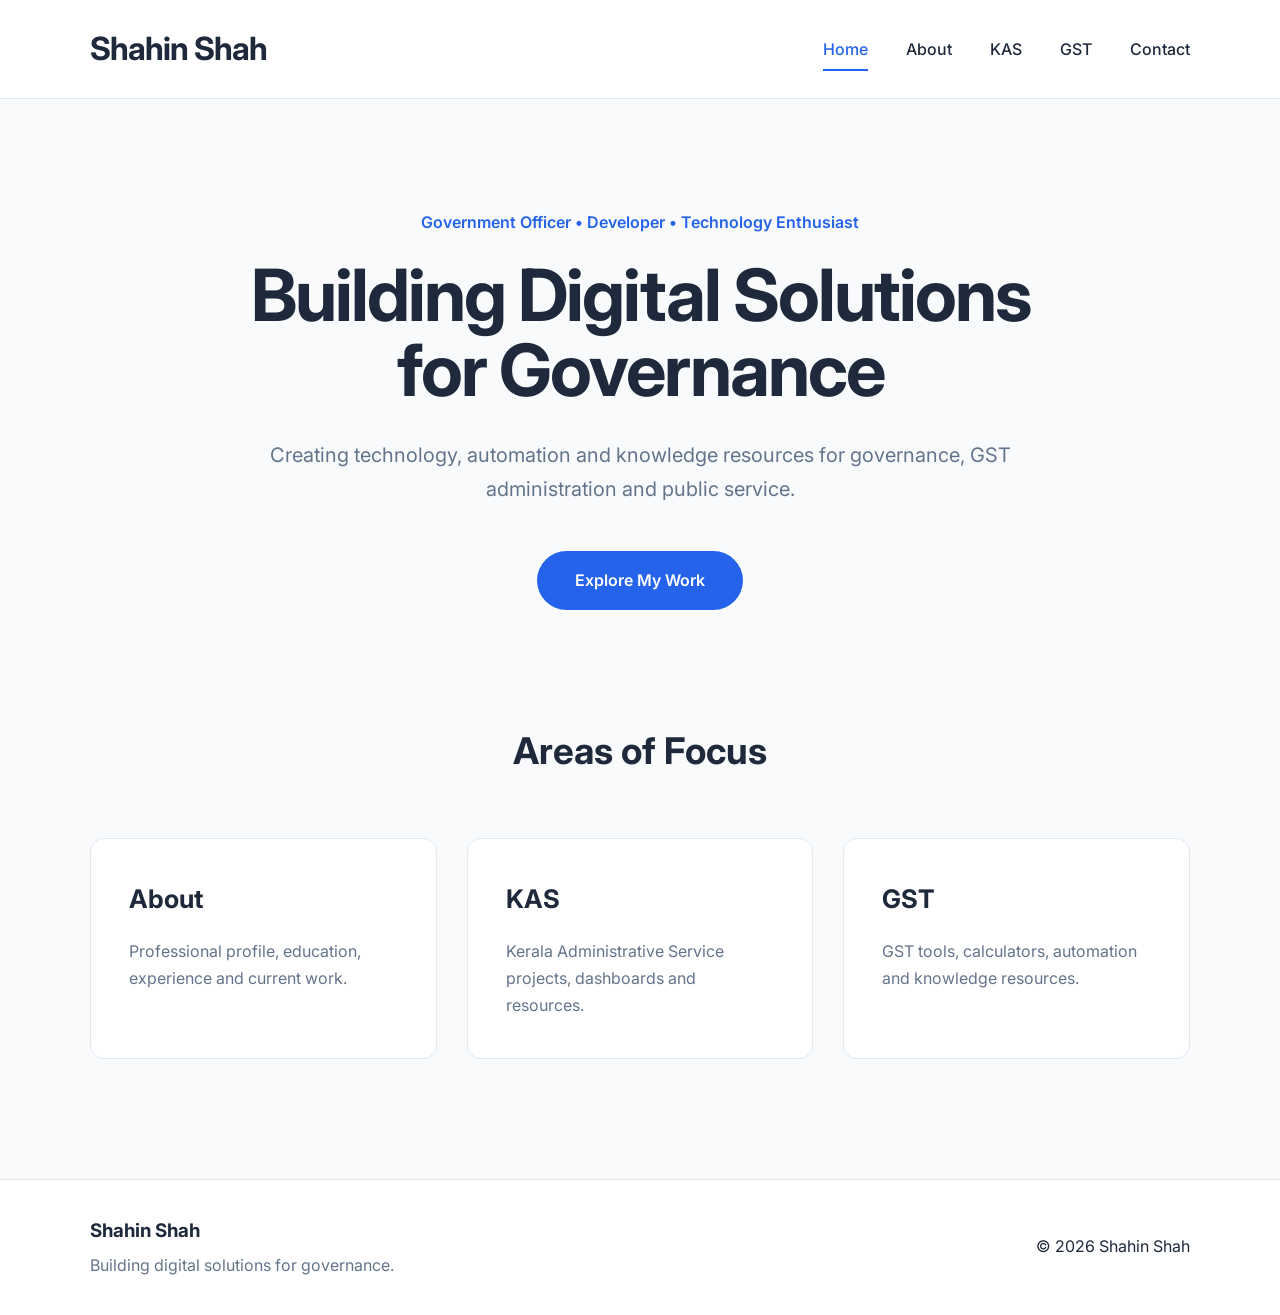
<file: index.html>
<!DOCTYPE html>
<html lang="en">

<head>

    <meta charset="UTF-8">
    <meta name="viewport" content="width=device-width, initial-scale=1.0">

    <title>Shahin Shah</title>

    <meta name="description" content="Official website of Shahin Shah">

    <link rel="preconnect" href="https://fonts.googleapis.com">
    <link rel="preconnect" href="https://fonts.gstatic.com" crossorigin>

    <link href="https://fonts.googleapis.com/css2?family=Inter:wght@300;400;500;600;700;800&display=swap" rel="stylesheet">

    <link rel="stylesheet" href="assets/css/style.css">

</head>

<body>

<header>

    <div class="container">

        <a href="/" class="logo">
            Shahin Shah
        </a>

        <nav>

            <a href="/" class="active">Home</a>
            <a href="about/">About</a>
            <a href="kas/">KAS</a>
            <a href="gst/">GST</a>
            <a href="contact/">Contact</a>

        </nav>

    </div>

</header>


<section class="hero">

    <div class="container">

        <p class="subtitle">
            Government Officer • Developer • Technology Enthusiast
        </p>

        <h1>

            Building Digital Solutions
            <br>
            for Governance

        </h1>

        <p class="description">

            Creating technology, automation and knowledge resources
            for governance, GST administration and public service.

        </p>

        <a href="about/" class="button">

            Explore My Work

        </a>

    </div>

</section>



<section class="features">

    <div class="container">

        <h2>

            Areas of Focus

        </h2>

        <div class="feature-grid">

            <a href="about/" class="feature">

                <h3>About</h3>

                <p>

                    Professional profile, education,
                    experience and current work.

                </p>

            </a>

            <a href="kas/" class="feature">

                <h3>KAS</h3>

                <p>

                    Kerala Administrative Service
                    projects, dashboards and resources.

                </p>

            </a>

            <a href="gst/" class="feature">

                <h3>GST</h3>

                <p>

                    GST tools,
                    calculators,
                    automation and knowledge resources.

                </p>

            </a>

        </div>

    </div>

</section>



<footer>

    <div class="container footer">

        <div>

            <h3>

                Shahin Shah

            </h3>

            <p>

                Building digital solutions for governance.

            </p>

        </div>

        <div>

            © 2026 Shahin Shah

        </div>

    </div>

</footer>

<script src="assets/js/main.js"></script>

</body>

</html>
</file>
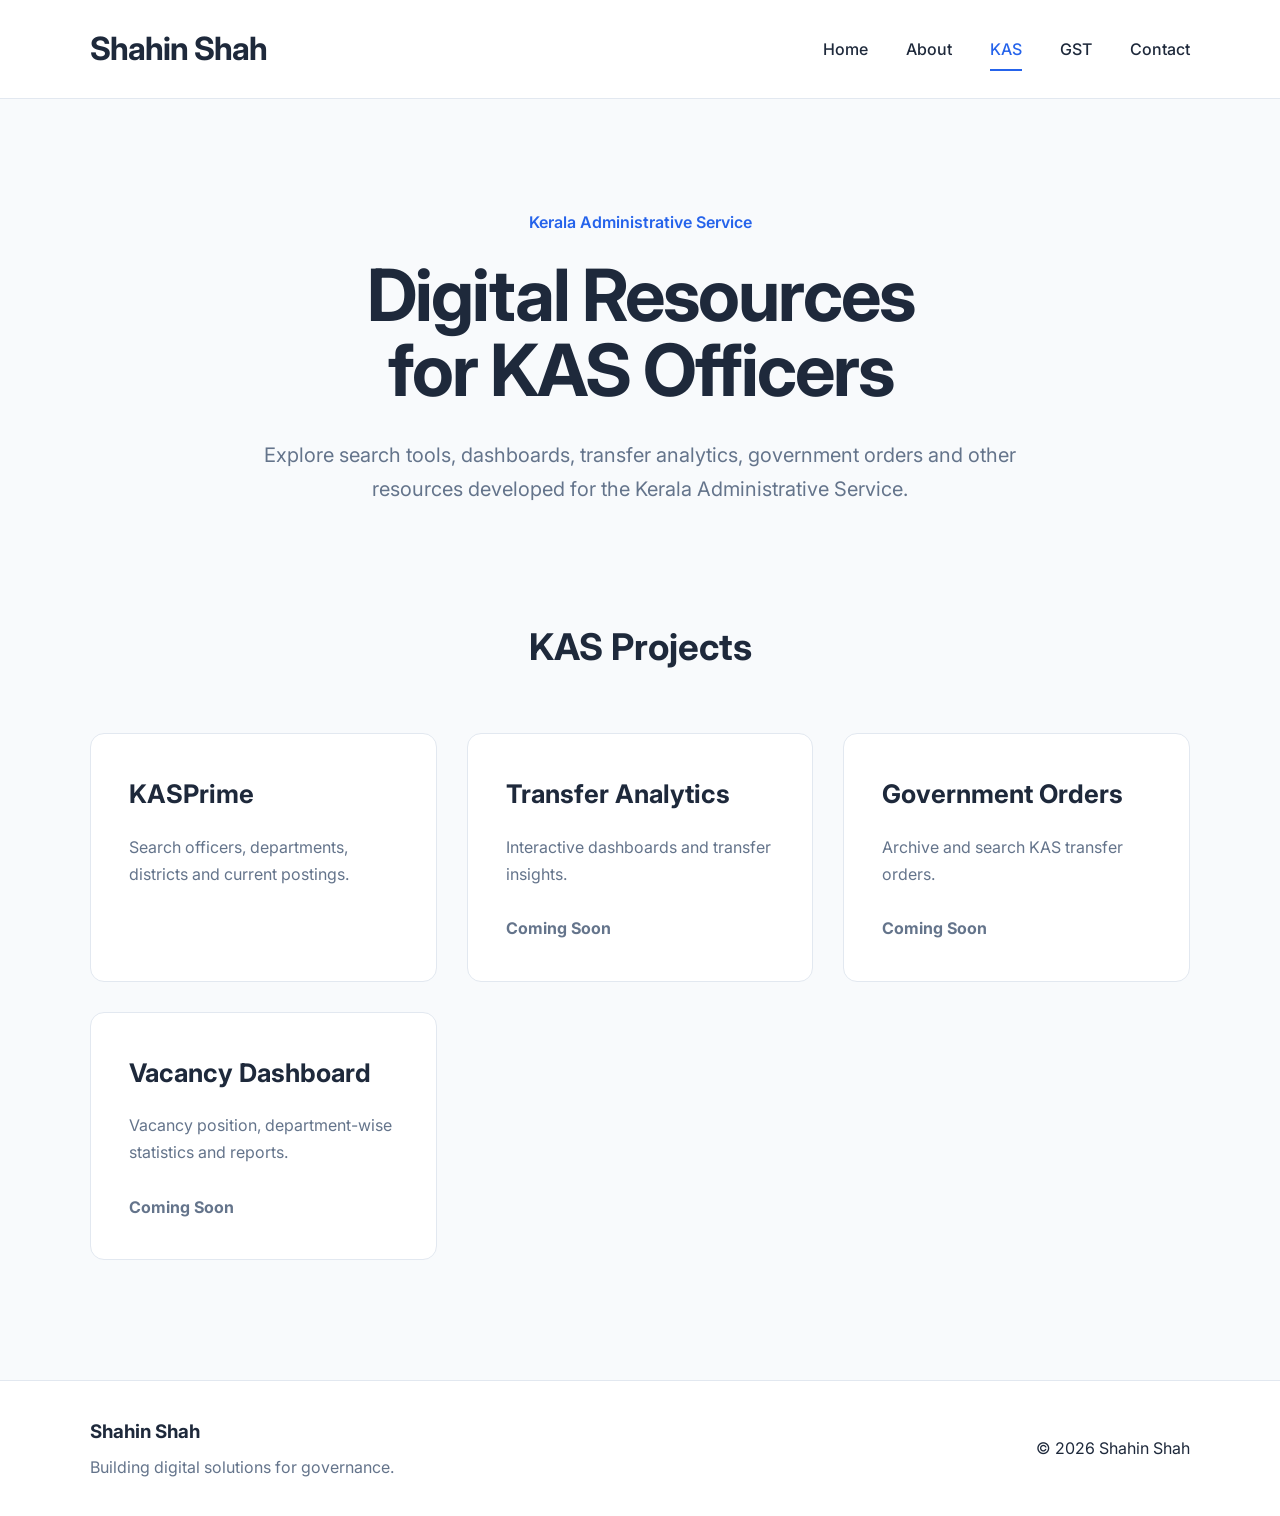
<file: kas/index.html>
<!DOCTYPE html>
<html lang="en">

<head>

    <meta charset="UTF-8">
    <meta name="viewport" content="width=device-width, initial-scale=1.0">

    <title>KAS | Shahin Shah</title>

    <meta name="description" content="Kerala Administrative Service projects by Shahin Shah">

    <link rel="preconnect" href="https://fonts.googleapis.com">
    <link rel="preconnect" href="https://fonts.gstatic.com" crossorigin>

    <link href="https://fonts.googleapis.com/css2?family=Inter:wght@300;400;500;600;700;800&display=swap" rel="stylesheet">

    <!-- Uses the same CSS as the homepage -->
    <link rel="stylesheet" href="../assets/css/style.css">

</head>

<body>

<header>

    <div class="container">

        <a href="../" class="logo">
            Shahin Shah
        </a>

        <nav>

            <a href="../">Home</a>
            <a href="../about/">About</a>
            <a href="../kas/" class="active">KAS</a>
            <a href="../gst/">GST</a>
            <a href="../contact/">Contact</a>

        </nav>

    </div>

</header>


<section class="hero">

    <div class="container">

        <p class="subtitle">

            Kerala Administrative Service

        </p>

        <h1>

            Digital Resources
            <br>
            for KAS Officers

        </h1>

        <p class="description">

            Explore search tools, dashboards, transfer analytics,
            government orders and other resources developed for the
            Kerala Administrative Service.

        </p>

    </div>

</section>


<section class="features">

    <div class="container">

        <h2>

            KAS Projects

        </h2>

        <div class="feature-grid">

            <a href="kasprime/" class="feature">

                <h3>KASPrime</h3>

                <p>

                    Search officers, departments,
                    districts and current postings.

                </p>

            </a>

            <div class="feature">

                <h3>Transfer Analytics</h3>

                <p>

                    Interactive dashboards
                    and transfer insights.

                    <br><br>

                    <strong>Coming Soon</strong>

                </p>

            </div>

            <div class="feature">

                <h3>Government Orders</h3>

                <p>

                    Archive and search
                    KAS transfer orders.

                    <br><br>

                    <strong>Coming Soon</strong>

                </p>

            </div>

            <div class="feature">

                <h3>Vacancy Dashboard</h3>

                <p>

                    Vacancy position,
                    department-wise statistics
                    and reports.

                    <br><br>

                    <strong>Coming Soon</strong>

                </p>

            </div>

        </div>

    </div>

</section>


<footer>

    <div class="container footer">

        <div>

            <h3>

                Shahin Shah

            </h3>

            <p>

                Building digital solutions for governance.

            </p>

        </div>

        <div>

            © 2026 Shahin Shah

        </div>

    </div>

</footer>

<script src="../assets/js/main.js"></script>

</body>

</html>
</file>
<file: assets/css/style.css>
/* ==========================================
   SHAHINSHAH.IN
   VERSION 2.0
========================================== */

/* ==========================================
   VARIABLES
========================================== */

:root{

    --primary:#2563eb;
    --primary-dark:#1d4ed8;

    --text:#1e293b;
    --muted:#64748b;

    --background:#f8fafc;
    --surface:#ffffff;

    --border:#e2e8f0;

    --radius:14px;

    --shadow:0 12px 35px rgba(15,23,42,.08);

}

/* ==========================================
   RESET
========================================== */

*{

    margin:0;
    padding:0;
    box-sizing:border-box;

}

html{

    scroll-behavior:smooth;

}

body{

    font-family:'Inter',sans-serif;

    background:var(--background);

    color:var(--text);

    line-height:1.7;

}

a{

    color:inherit;

    text-decoration:none;

}

img{

    max-width:100%;
    display:block;

}

/* ==========================================
   CONTAINER
========================================== */

.container{

    width:min(1100px,92%);
    margin:auto;

}

/* ==========================================
   HEADER
========================================== */

header{

    background:#ffffff;

    border-bottom:1px solid var(--border);

    position:sticky;

    top:0;

    z-index:1000;

}

header .container{

    display:flex;

    justify-content:space-between;

    align-items:center;

    padding:22px 0;

}

/* ==========================================
   LOGO
========================================== */

.logo{

    font-size:2rem;

    font-weight:700;

    letter-spacing:-1px;

}

/* ==========================================
   NAVIGATION
========================================== */

nav{

    display:flex;

    gap:38px;

}

nav a{

    font-size:1rem;

    font-weight:500;

    position:relative;

    transition:.25s;

}

nav a:hover{

    color:var(--primary);

}

nav a.active{

    color:var(--primary);

}

nav a::after{

    content:"";

    position:absolute;

    left:0;

    bottom:-8px;

    width:0;

    height:2px;

    background:var(--primary);

    transition:.25s;

}

nav a:hover::after,

nav a.active::after{

    width:100%;

}

/* ==========================================
   HERO
========================================== */

.hero{

    padding:110px 0;

    text-align:center;

}

.subtitle{

    color:var(--primary);

    font-size:1rem;

    font-weight:600;

    margin-bottom:20px;

}

.hero h1{

    font-size:4.5rem;

    line-height:1.05;

    letter-spacing:-2px;

    margin-bottom:30px;

}

.description{

    max-width:760px;

    margin:auto;

    color:var(--muted);

    font-size:1.25rem;

}

/* ==========================================
   BUTTON
========================================== */

.button{

    display:inline-block;

    margin-top:45px;

    background:var(--primary);

    color:#fff;

    padding:16px 38px;

    border-radius:999px;

    font-weight:600;

    transition:.3s;

}

.button:hover{

    background:var(--primary-dark);

    transform:translateY(-3px);

}

/* ==========================================
   FEATURES
========================================== */

.features{

    padding-bottom:120px;

}

.features h2{

    text-align:center;

    font-size:2.3rem;

    margin-bottom:55px;

}

/* ==========================================
   FEATURE GRID
========================================== */

.feature-grid{

    display:grid;

    grid-template-columns:repeat(3,1fr);

    gap:30px;

}

.feature{

    background:#fff;

    padding:38px;

    border-radius:var(--radius);

    border:1px solid var(--border);

    transition:.3s;

}

.feature:hover{

    transform:translateY(-8px);

    box-shadow:var(--shadow);

}

.feature h3{

    font-size:1.6rem;

    margin-bottom:18px;

}

.feature p{

    color:var(--muted);

}

/* ==========================================
   FOOTER
========================================== */

footer{

    background:#fff;

    border-top:1px solid var(--border);

}

.footer{

    display:flex;

    justify-content:space-between;

    align-items:center;

    padding:35px 0;

}

.footer h3{

    margin-bottom:6px;

}

.footer p{

    color:var(--muted);

}

/* ==========================================
   RESPONSIVE
========================================== */

@media(max-width:900px){

    header .container{

        flex-direction:column;

        gap:18px;

    }

    nav{

        flex-wrap:wrap;

        justify-content:center;

        gap:22px;

    }

    .hero{

        padding:80px 0;

    }

    .hero h1{

        font-size:3rem;

    }

    .description{

        font-size:1.05rem;

    }

    .feature-grid{

        grid-template-columns:1fr;

    }

    .footer{

        flex-direction:column;

        text-align:center;

        gap:15px;

    }

}
</file>
